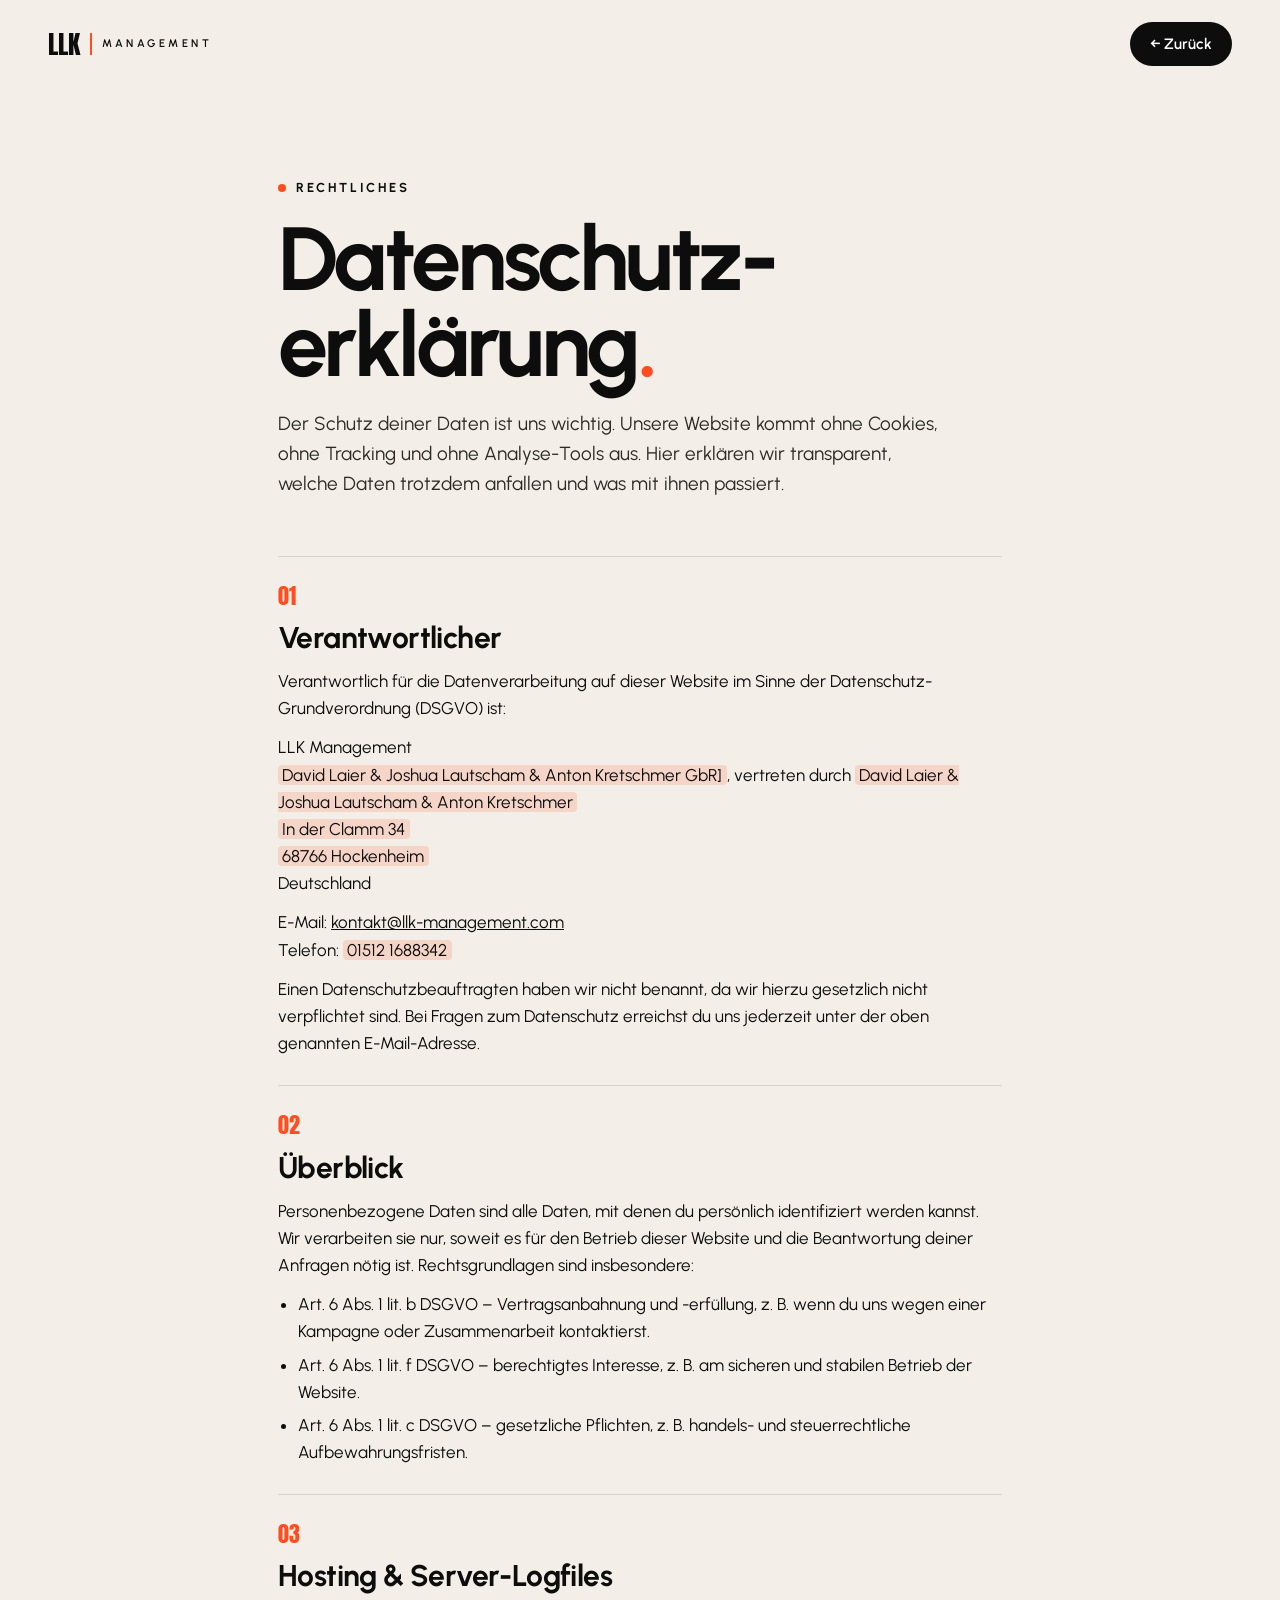
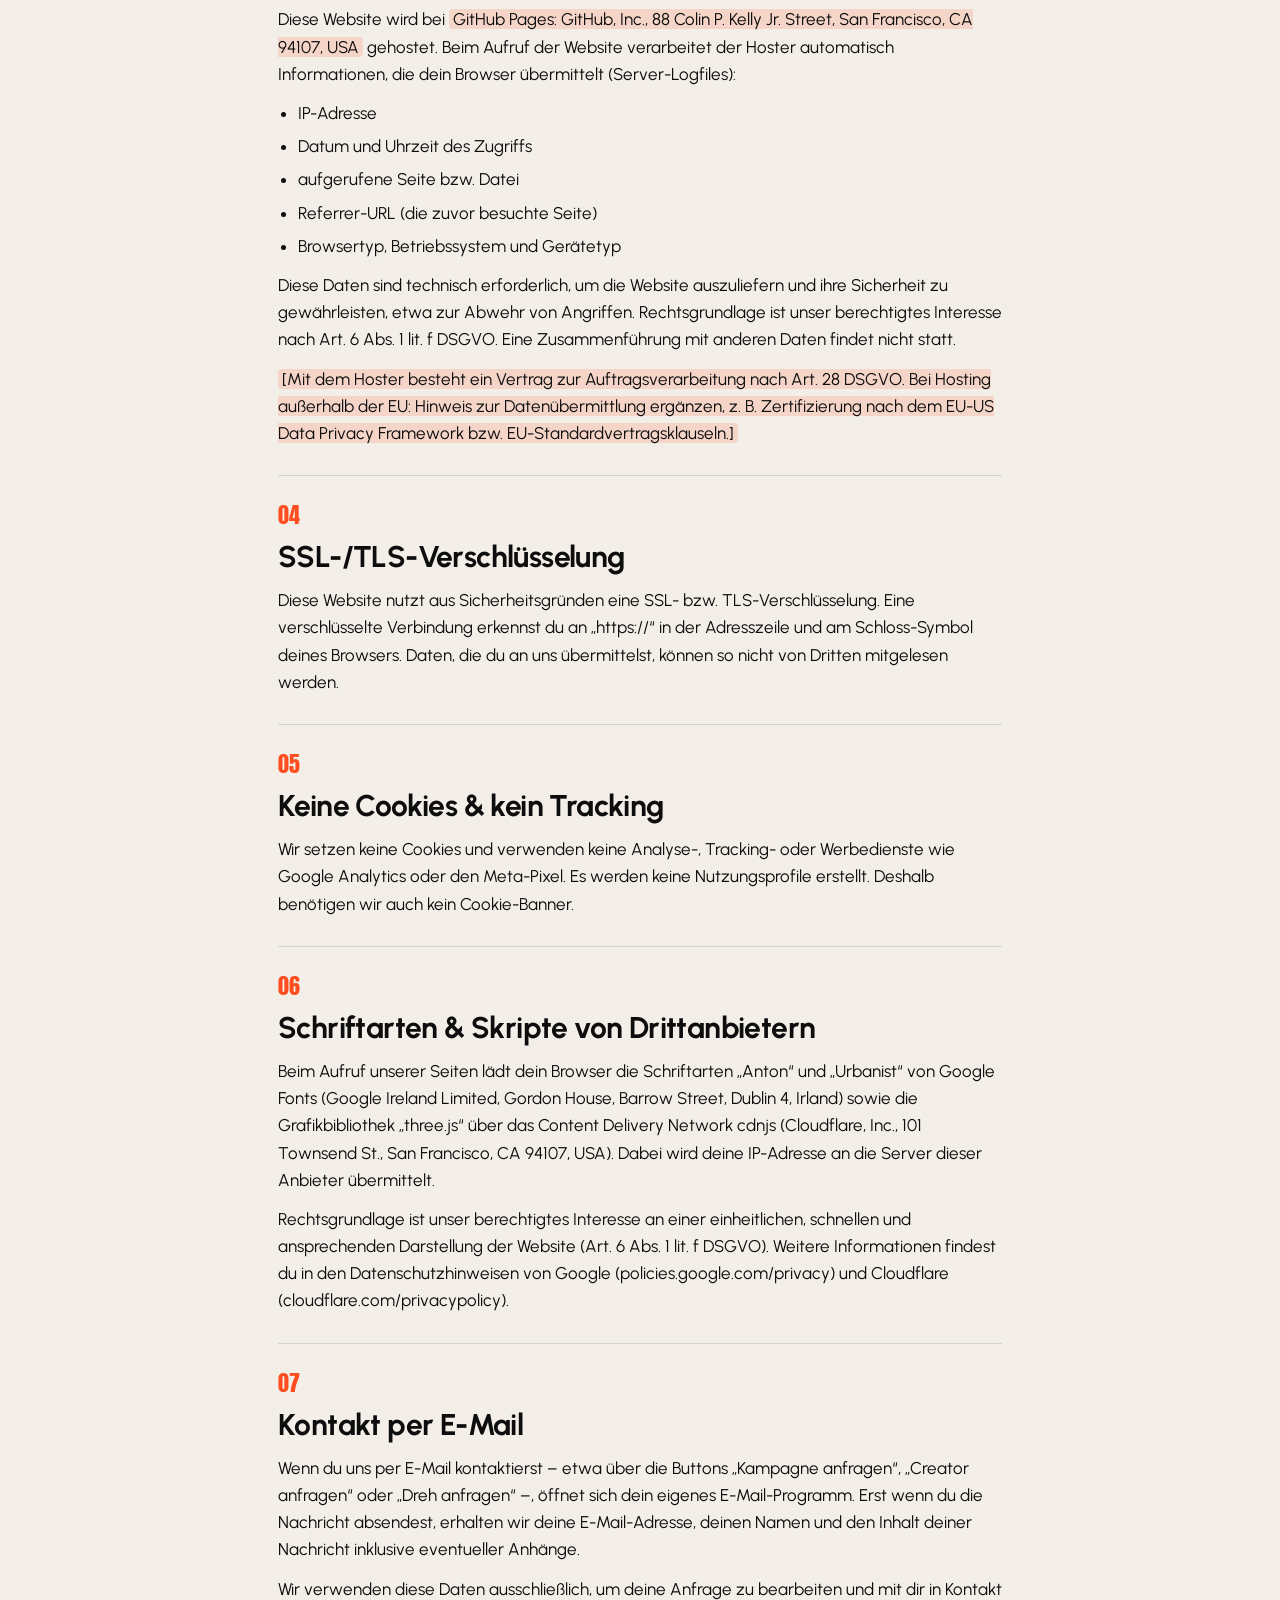
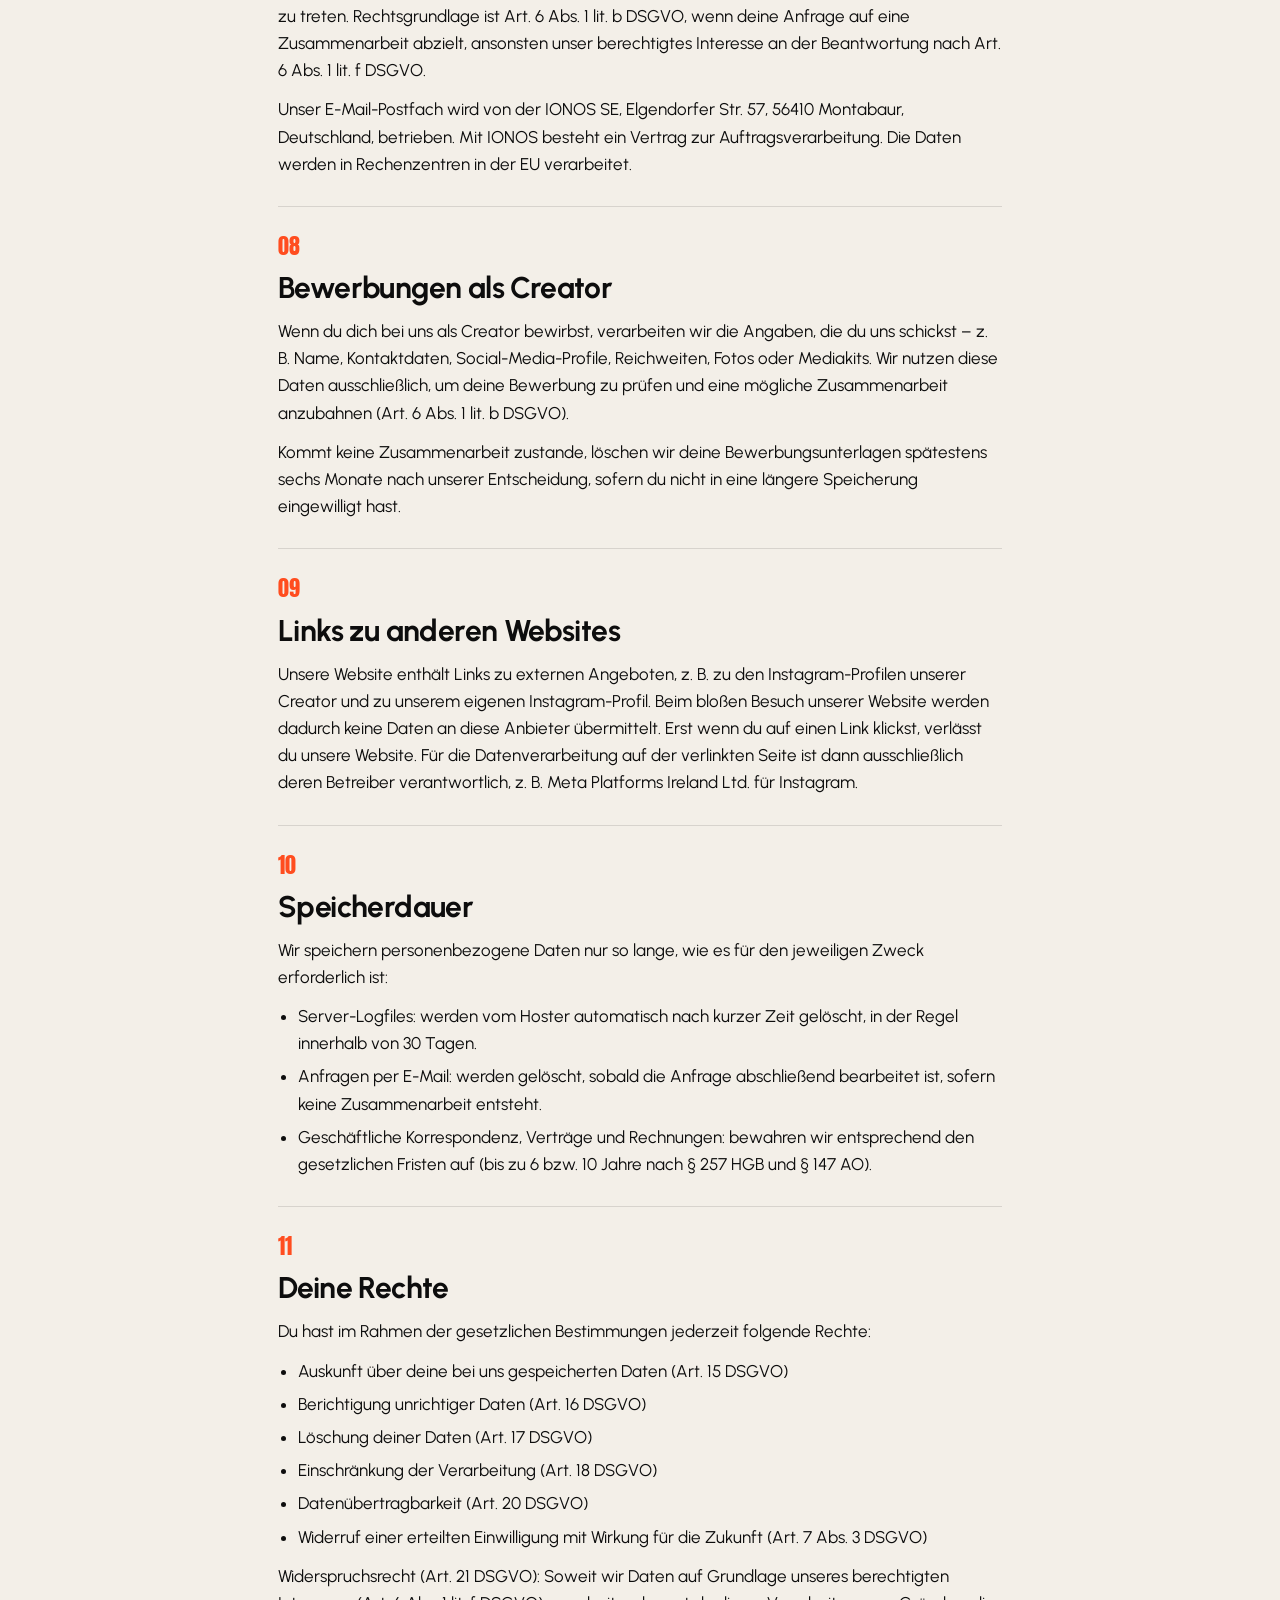
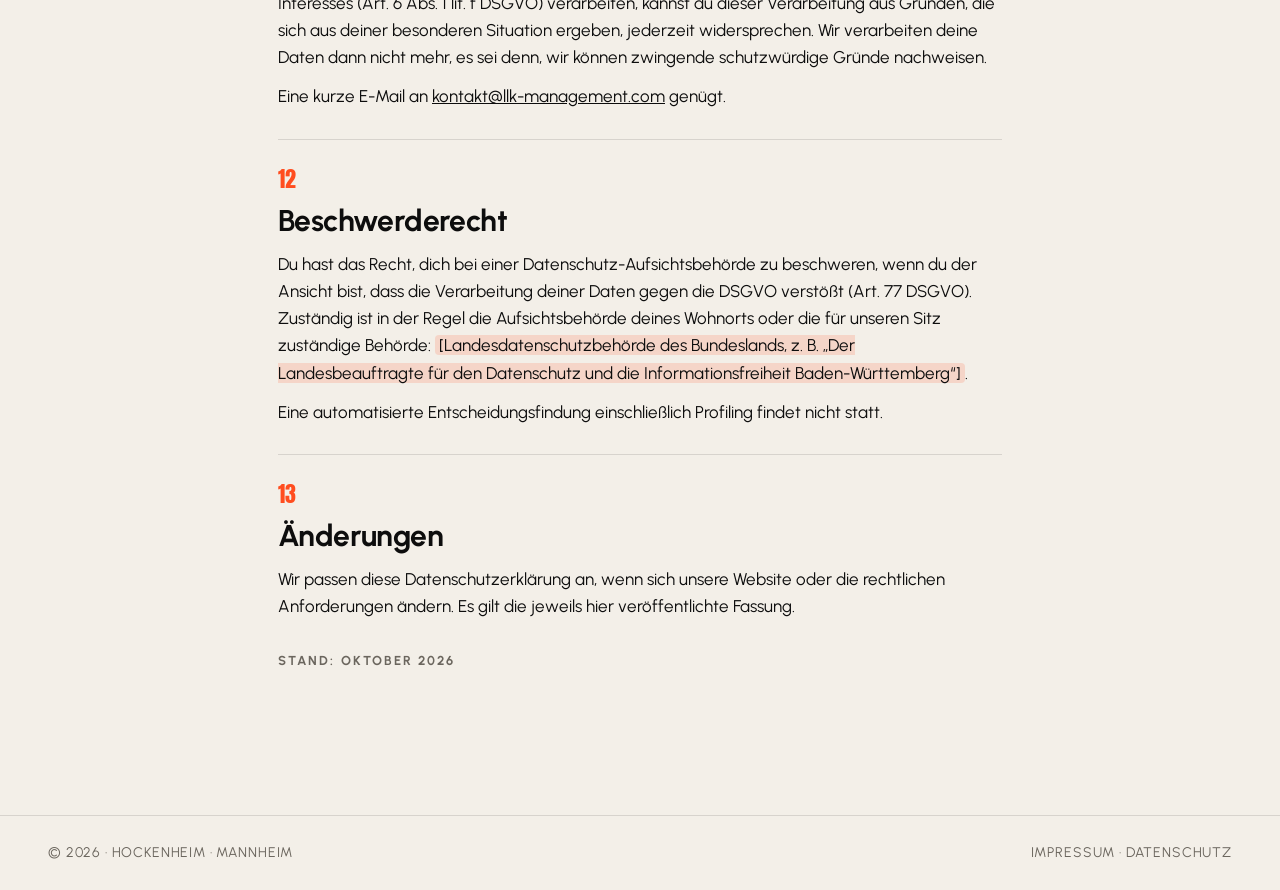
<file: datenschutz.html>
<!doctype html>
<html lang="de">
<head>
<meta charset="utf-8">
<meta name="viewport" content="width=device-width, initial-scale=1">
<title>Datenschutzerklärung – LLK Management</title>
<link rel="preconnect" href="https://fonts.googleapis.com">
<link rel="preconnect" href="https://fonts.gstatic.com" crossorigin>
<link href="https://fonts.googleapis.com/css2?family=Anton&family=Urbanist:wght@400;500;600;700;800&display=swap" rel="stylesheet">
<style>
:root{--cream:#f3efe8;--ink:#0d0d0d;--muted:#6b665e;--line:rgba(13,13,13,.12);--orange:#ff4d1f;--display:"Anton",Impact,sans-serif;--sans:"Urbanist",system-ui,-apple-system,"Segoe UI",sans-serif;--pad:clamp(16px,4vw,48px)}
*{box-sizing:border-box;margin:0;padding:0}
html{-webkit-text-size-adjust:100%}
body{background:var(--cream);color:var(--ink);font-family:var(--sans);font-size:17px;line-height:1.6;-webkit-font-smoothing:antialiased}
a{color:inherit}
::selection{background:var(--orange);color:#fff}
.top{display:flex;align-items:center;justify-content:space-between;gap:16px;padding:22px var(--pad)}
.logo{display:flex;align-items:center;gap:10px;font-weight:800;text-decoration:none}
.logo b{font-family:var(--display);font-weight:400;font-size:26px;line-height:1}
.logo i{width:2px;height:22px;background:var(--orange);display:block}
.logo span{font-size:11px;letter-spacing:.32em;font-weight:600}
.back{display:inline-flex;align-items:center;gap:10px;height:44px;padding:0 20px;border-radius:999px;background:var(--ink);color:#fff;text-decoration:none;font-weight:600;font-size:15px;transition:background .3s}
.back:hover{background:var(--orange)}
main{max-width:820px;margin:0 auto;padding:clamp(40px,7vw,90px) var(--pad) clamp(70px,9vw,130px)}
.eyebrow{font-size:13px;letter-spacing:.2em;font-weight:700;text-transform:uppercase;display:flex;align-items:center;gap:10px}
.eyebrow::before{content:"";width:8px;height:8px;border-radius:50%;background:var(--orange)}
h1{font-size:clamp(40px,7vw,92px);line-height:.95;font-weight:700;letter-spacing:-.04em;margin:18px 0 22px;hyphens:auto;-webkit-hyphens:auto;overflow-wrap:break-word}
h1 em{font-style:normal;color:var(--orange)}
.lead{font-size:19px;color:#2d2a26;max-width:60ch;margin-bottom:clamp(30px,5vw,56px)}
section{padding:28px 0;border-top:1px solid var(--line)}
.num{font-family:var(--display);font-size:22px;color:var(--orange);line-height:1}
h2{font-size:clamp(22px,2.6vw,30px);line-height:1.1;font-weight:700;letter-spacing:-.02em;margin:8px 0 14px}
p+p,p+ul,ul+p{margin-top:12px}
ul{padding-left:1.2em}
li{margin-top:6px}
mark{background:rgba(255,77,31,.16);color:inherit;padding:0 .25em;border-radius:4px}
.stand{margin-top:30px;font-size:13px;letter-spacing:.16em;font-weight:700;color:var(--muted);text-transform:uppercase}
footer{padding:26px var(--pad);border-top:1px solid var(--line);display:flex;justify-content:space-between;gap:16px;flex-wrap:wrap;font-size:14px;color:var(--muted);letter-spacing:.06em}
footer a{text-decoration:none}footer a:hover{color:var(--orange)}
</style>
</head>
<body>

<header class="top">
  <a href="index.html" class="logo" aria-label="LLK Management – Startseite"><b>LLK</b><i></i><span>MANAGEMENT</span></a>
  <a href="index.html" class="back">← Zurück</a>
</header>

<main>
  <span class="eyebrow">Rechtliches</span>
  <h1>Datenschutz&shy;erklärung<em>.</em></h1>
  <p class="lead">Der Schutz deiner Daten ist uns wichtig. Unsere Website kommt ohne Cookies, ohne Tracking und ohne Analyse-Tools aus. Hier erklären wir transparent, welche Daten trotzdem anfallen und was mit ihnen passiert.</p>

  <section>
    <span class="num">01</span>
    <h2>Verantwortlicher</h2>
    <p>Verantwortlich für die Datenverarbeitung auf dieser Website im Sinne der Datenschutz-Grundverordnung (DSGVO) ist:</p>
    <p>LLK Management<br>
    <mark>David Laier & Joshua Lautscham & Anton Kretschmer GbR]</mark>, vertreten durch <mark>David Laier & Joshua Lautscham & Anton Kretschmer</mark><br>
    <mark>In der Clamm 34</mark><br>
    <mark>68766 Hockenheim</mark><br>
    Deutschland</p>
    <p>E-Mail: <a href="mailto:kontakt@llk-management.com">kontakt@llk-management.com</a><br>
    Telefon: <mark>01512 1688342</mark></p>
    <p>Einen Datenschutzbeauftragten haben wir nicht benannt, da wir hierzu gesetzlich nicht verpflichtet sind. Bei Fragen zum Datenschutz erreichst du uns jederzeit unter der oben genannten E-Mail-Adresse.</p>
  </section>

  <section>
    <span class="num">02</span>
    <h2>Überblick</h2>
    <p>Personenbezogene Daten sind alle Daten, mit denen du persönlich identifiziert werden kannst. Wir verarbeiten sie nur, soweit es für den Betrieb dieser Website und die Beantwortung deiner Anfragen nötig ist. Rechtsgrundlagen sind insbesondere:</p>
    <ul>
      <li>Art. 6 Abs. 1 lit. b DSGVO – Vertragsanbahnung und -erfüllung, z. B. wenn du uns wegen einer Kampagne oder Zusammenarbeit kontaktierst.</li>
      <li>Art. 6 Abs. 1 lit. f DSGVO – berechtigtes Interesse, z. B. am sicheren und stabilen Betrieb der Website.</li>
      <li>Art. 6 Abs. 1 lit. c DSGVO – gesetzliche Pflichten, z. B. handels- und steuerrechtliche Aufbewahrungsfristen.</li>
    </ul>
  </section>

  <section>
    <span class="num">03</span>
    <h2>Hosting &amp; Server-Logfiles</h2>
    <p>Diese Website wird bei <mark> GitHub Pages: GitHub, Inc., 88 Colin P. Kelly Jr. Street, San Francisco, CA 94107, USA</mark> gehostet. Beim Aufruf der Website verarbeitet der Hoster automatisch Informationen, die dein Browser übermittelt (Server-Logfiles):</p>
    <ul>
      <li>IP-Adresse</li>
      <li>Datum und Uhrzeit des Zugriffs</li>
      <li>aufgerufene Seite bzw. Datei</li>
      <li>Referrer-URL (die zuvor besuchte Seite)</li>
      <li>Browsertyp, Betriebssystem und Gerätetyp</li>
    </ul>
    <p>Diese Daten sind technisch erforderlich, um die Website auszuliefern und ihre Sicherheit zu gewährleisten, etwa zur Abwehr von Angriffen. Rechtsgrundlage ist unser berechtigtes Interesse nach Art. 6 Abs. 1 lit. f DSGVO. Eine Zusammenführung mit anderen Daten findet nicht statt.</p>
    <p><mark>[Mit dem Hoster besteht ein Vertrag zur Auftragsverarbeitung nach Art. 28 DSGVO. Bei Hosting außerhalb der EU: Hinweis zur Datenübermittlung ergänzen, z. B. Zertifizierung nach dem EU-US Data Privacy Framework bzw. EU-Standardvertragsklauseln.]</mark></p>
  </section>

  <section>
    <span class="num">04</span>
    <h2>SSL-/TLS-Verschlüsselung</h2>
    <p>Diese Website nutzt aus Sicherheitsgründen eine SSL- bzw. TLS-Verschlüsselung. Eine verschlüsselte Verbindung erkennst du an „https://“ in der Adresszeile und am Schloss-Symbol deines Browsers. Daten, die du an uns übermittelst, können so nicht von Dritten mitgelesen werden.</p>
  </section>

  <section>
    <span class="num">05</span>
    <h2>Keine Cookies &amp; kein Tracking</h2>
    <p>Wir setzen keine Cookies und verwenden keine Analyse-, Tracking- oder Werbedienste wie Google Analytics oder den Meta-Pixel. Es werden keine Nutzungsprofile erstellt. Deshalb benötigen wir auch kein Cookie-Banner.</p>
  </section>

  <section>
    <span class="num">06</span>
    <h2>Schriftarten &amp; Skripte von Drittanbietern</h2>
    <p>Beim Aufruf unserer Seiten lädt dein Browser die Schriftarten „Anton“ und „Urbanist“ von Google Fonts (Google Ireland Limited, Gordon House, Barrow Street, Dublin 4, Irland) sowie die Grafikbibliothek „three.js“ über das Content Delivery Network cdnjs (Cloudflare, Inc., 101 Townsend St., San Francisco, CA 94107, USA). Dabei wird deine IP-Adresse an die Server dieser Anbieter übermittelt.</p>
    <p>Rechtsgrundlage ist unser berechtigtes Interesse an einer einheitlichen, schnellen und ansprechenden Darstellung der Website (Art. 6 Abs. 1 lit. f DSGVO). Weitere Informationen findest du in den Datenschutzhinweisen von Google (policies.google.com/privacy) und Cloudflare (cloudflare.com/privacypolicy).</p>
  </section>

  <section>
    <span class="num">07</span>
    <h2>Kontakt per E-Mail</h2>
    <p>Wenn du uns per E-Mail kontaktierst – etwa über die Buttons „Kampagne anfragen“, „Creator anfragen“ oder „Dreh anfragen“ –, öffnet sich dein eigenes E-Mail-Programm. Erst wenn du die Nachricht absendest, erhalten wir deine E-Mail-Adresse, deinen Namen und den Inhalt deiner Nachricht inklusive eventueller Anhänge.</p>
    <p>Wir verwenden diese Daten ausschließlich, um deine Anfrage zu bearbeiten und mit dir in Kontakt zu treten. Rechtsgrundlage ist Art. 6 Abs. 1 lit. b DSGVO, wenn deine Anfrage auf eine Zusammenarbeit abzielt, ansonsten unser berechtigtes Interesse an der Beantwortung nach Art. 6 Abs. 1 lit. f DSGVO.</p>
    <p>Unser E-Mail-Postfach wird von der IONOS SE, Elgendorfer Str. 57, 56410 Montabaur, Deutschland, betrieben. Mit IONOS besteht ein Vertrag zur Auftragsverarbeitung. Die Daten werden in Rechenzentren in der EU verarbeitet.</p>
  </section>

  <section>
    <span class="num">08</span>
    <h2>Bewerbungen als Creator</h2>
    <p>Wenn du dich bei uns als Creator bewirbst, verarbeiten wir die Angaben, die du uns schickst – z. B. Name, Kontaktdaten, Social-Media-Profile, Reichweiten, Fotos oder Mediakits. Wir nutzen diese Daten ausschließlich, um deine Bewerbung zu prüfen und eine mögliche Zusammenarbeit anzubahnen (Art. 6 Abs. 1 lit. b DSGVO).</p>
    <p>Kommt keine Zusammenarbeit zustande, löschen wir deine Bewerbungsunterlagen spätestens sechs Monate nach unserer Entscheidung, sofern du nicht in eine längere Speicherung eingewilligt hast.</p>
  </section>

  <section>
    <span class="num">09</span>
    <h2>Links zu anderen Websites</h2>
    <p>Unsere Website enthält Links zu externen Angeboten, z. B. zu den Instagram-Profilen unserer Creator und zu unserem eigenen Instagram-Profil. Beim bloßen Besuch unserer Website werden dadurch keine Daten an diese Anbieter übermittelt. Erst wenn du auf einen Link klickst, verlässt du unsere Website. Für die Datenverarbeitung auf der verlinkten Seite ist dann ausschließlich deren Betreiber verantwortlich, z. B. Meta Platforms Ireland Ltd. für Instagram.</p>
  </section>

  <section>
    <span class="num">10</span>
    <h2>Speicherdauer</h2>
    <p>Wir speichern personenbezogene Daten nur so lange, wie es für den jeweiligen Zweck erforderlich ist:</p>
    <ul>
      <li>Server-Logfiles: werden vom Hoster automatisch nach kurzer Zeit gelöscht, in der Regel innerhalb von 30 Tagen.</li>
      <li>Anfragen per E-Mail: werden gelöscht, sobald die Anfrage abschließend bearbeitet ist, sofern keine Zusammenarbeit entsteht.</li>
      <li>Geschäftliche Korrespondenz, Verträge und Rechnungen: bewahren wir entsprechend den gesetzlichen Fristen auf (bis zu 6 bzw. 10 Jahre nach § 257 HGB und § 147 AO).</li>
    </ul>
  </section>

  <section>
    <span class="num">11</span>
    <h2>Deine Rechte</h2>
    <p>Du hast im Rahmen der gesetzlichen Bestimmungen jederzeit folgende Rechte:</p>
    <ul>
      <li>Auskunft über deine bei uns gespeicherten Daten (Art. 15 DSGVO)</li>
      <li>Berichtigung unrichtiger Daten (Art. 16 DSGVO)</li>
      <li>Löschung deiner Daten (Art. 17 DSGVO)</li>
      <li>Einschränkung der Verarbeitung (Art. 18 DSGVO)</li>
      <li>Datenübertragbarkeit (Art. 20 DSGVO)</li>
      <li>Widerruf einer erteilten Einwilligung mit Wirkung für die Zukunft (Art. 7 Abs. 3 DSGVO)</li>
    </ul>
    <p>Widerspruchsrecht (Art. 21 DSGVO): Soweit wir Daten auf Grundlage unseres berechtigten Interesses (Art. 6 Abs. 1 lit. f DSGVO) verarbeiten, kannst du dieser Verarbeitung aus Gründen, die sich aus deiner besonderen Situation ergeben, jederzeit widersprechen. Wir verarbeiten deine Daten dann nicht mehr, es sei denn, wir können zwingende schutzwürdige Gründe nachweisen.</p>
    <p>Eine kurze E-Mail an <a href="mailto:kontakt@llk-management.com">kontakt@llk-management.com</a> genügt.</p>
  </section>

  <section>
    <span class="num">12</span>
    <h2>Beschwerderecht</h2>
    <p>Du hast das Recht, dich bei einer Datenschutz-Aufsichtsbehörde zu beschweren, wenn du der Ansicht bist, dass die Verarbeitung deiner Daten gegen die DSGVO verstößt (Art. 77 DSGVO). Zuständig ist in der Regel die Aufsichtsbehörde deines Wohnorts oder die für unseren Sitz zuständige Behörde: <mark>[Landesdatenschutzbehörde des Bundeslands, z. B. „Der Landesbeauftragte für den Datenschutz und die Informationsfreiheit Baden-Württemberg“]</mark>.</p>
    <p>Eine automatisierte Entscheidungsfindung einschließlich Profiling findet nicht statt.</p>
  </section>

  <section>
    <span class="num">13</span>
    <h2>Änderungen</h2>
    <p>Wir passen diese Datenschutzerklärung an, wenn sich unsere Website oder die rechtlichen Anforderungen ändern. Es gilt die jeweils hier veröffentlichte Fassung.</p>
    <p class="stand">Stand: Oktober 2026</p>
  </section>
</main>

<footer>
  <span>© 2026 · HOCKENHEIM · MANNHEIM</span>
  <span><a href="impressum.html">IMPRESSUM</a> · <a href="datenschutz.html">DATENSCHUTZ</a></span>
</footer>

</body>
</html>
</file>
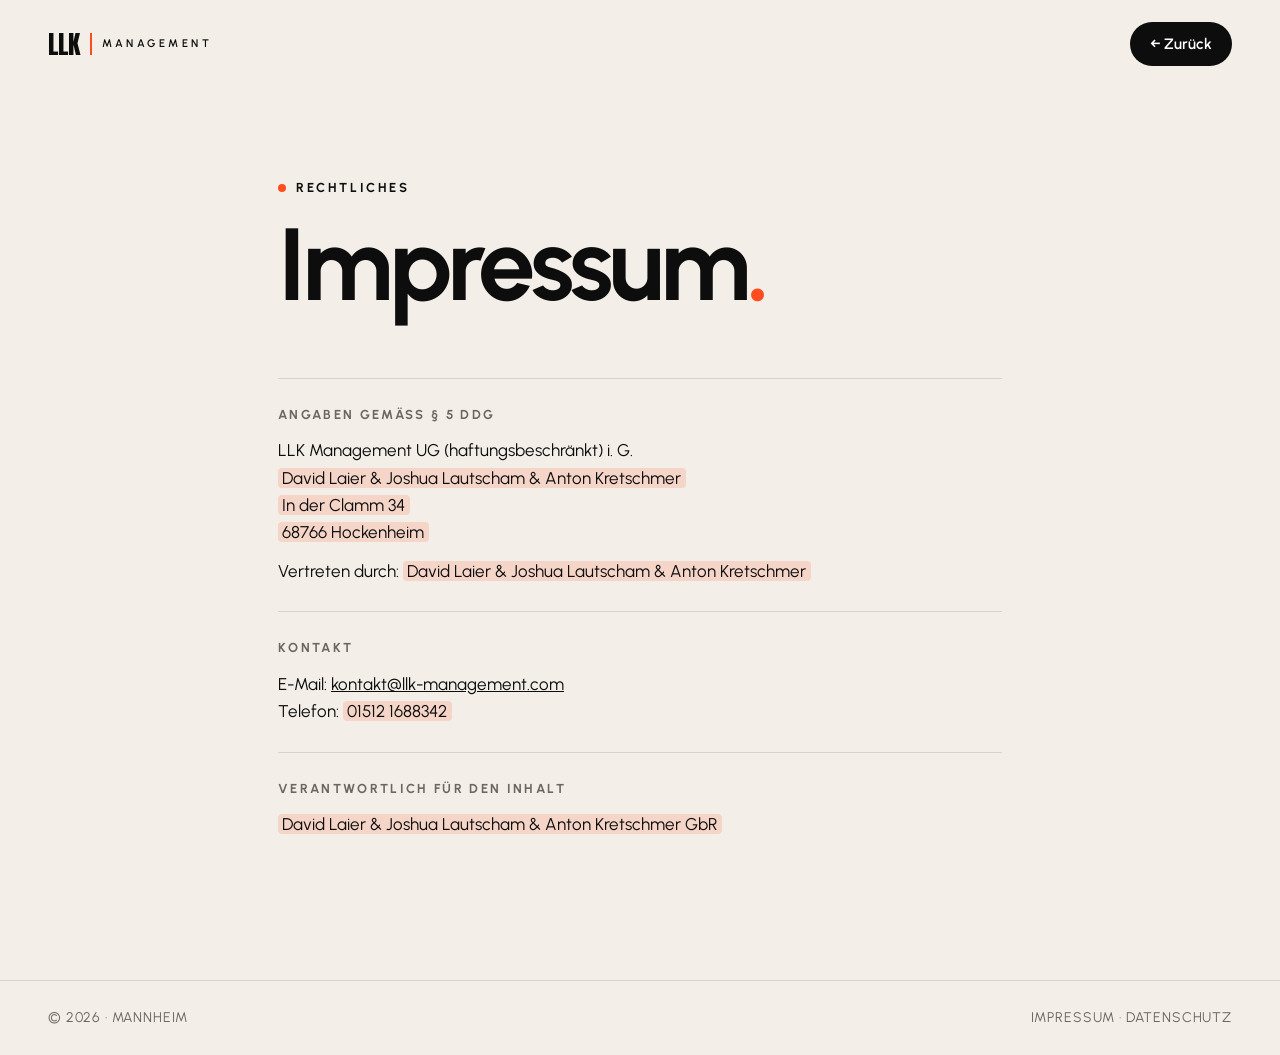
<file: impressum.html>
<!doctype html>
<html lang="de">
<head>
<meta charset="utf-8">
<meta name="viewport" content="width=device-width, initial-scale=1">
<title>Impressum – LLK Management</title>
<link rel="preconnect" href="https://fonts.googleapis.com">
<link rel="preconnect" href="https://fonts.gstatic.com" crossorigin>
<link href="https://fonts.googleapis.com/css2?family=Anton&family=Urbanist:wght@400;500;600;700;800&display=swap" rel="stylesheet">
<style>
:root{--cream:#f3efe8;--ink:#0d0d0d;--muted:#6b665e;--line:rgba(13,13,13,.12);--orange:#ff4d1f;--display:"Anton",Impact,sans-serif;--sans:"Urbanist",system-ui,-apple-system,"Segoe UI",sans-serif;--ease:cubic-bezier(.2,.8,.2,1);--pad:clamp(16px,4vw,48px)}
*{box-sizing:border-box;margin:0;padding:0}
html{-webkit-text-size-adjust:100%}
body{background:var(--cream);color:var(--ink);font-family:var(--sans);font-size:17px;line-height:1.6;-webkit-font-smoothing:antialiased}
a{color:inherit}
::selection{background:var(--orange);color:#fff}
.top{display:flex;align-items:center;justify-content:space-between;gap:16px;padding:22px var(--pad)}
.logo{display:flex;align-items:center;gap:10px;font-weight:800;text-decoration:none}
.logo b{font-family:var(--display);font-weight:400;font-size:26px;line-height:1}
.logo i{width:2px;height:22px;background:var(--orange);display:block}
.logo span{font-size:11px;letter-spacing:.32em;font-weight:600}
.back{display:inline-flex;align-items:center;gap:10px;height:44px;padding:0 20px;border-radius:999px;background:var(--ink);color:#fff;text-decoration:none;font-weight:600;font-size:15px;transition:background .3s}
.back:hover{background:var(--orange)}
main{max-width:820px;margin:0 auto;padding:clamp(40px,7vw,90px) var(--pad) clamp(70px,9vw,130px)}
.eyebrow{font-size:13px;letter-spacing:.2em;font-weight:700;text-transform:uppercase;display:flex;align-items:center;gap:10px}
.eyebrow::before{content:"";width:8px;height:8px;border-radius:50%;background:var(--orange)}
h1{font-size:clamp(46px,8vw,104px);line-height:.95;font-weight:700;letter-spacing:-.04em;margin:18px 0 clamp(36px,5vw,64px)}
h1 em{font-style:normal;color:var(--orange)}
section{padding:26px 0;border-top:1px solid var(--line)}
h2{font-size:13px;letter-spacing:.18em;text-transform:uppercase;font-weight:700;color:var(--muted);margin-bottom:12px}
p+p{margin-top:12px}
mark{background:rgba(255,77,31,.16);color:inherit;padding:0 .25em;border-radius:4px}
footer{padding:26px var(--pad);border-top:1px solid var(--line);display:flex;justify-content:space-between;gap:16px;flex-wrap:wrap;font-size:14px;color:var(--muted);letter-spacing:.06em}
footer a{text-decoration:none}footer a:hover{color:var(--orange)}
</style>
</head>
<body>

<header class="top">
  <a href="index.html" class="logo" aria-label="LLK Management – Startseite"><b>LLK</b><i></i><span>MANAGEMENT</span></a>
  <a href="index.html" class="back">← Zurück</a>
</header>

<main>
  <span class="eyebrow">Rechtliches</span>
  <h1>Impressum<em>.</em></h1>

  <section>
    <h2>Angaben gemäß § 5 DDG</h2>
    <p>LLK Management UG (haftungsbeschränkt) i. G.<br>
    <mark>David Laier & Joshua Lautscham & Anton Kretschmer </mark><br>
    <mark>In der Clamm 34</mark><br>
    <mark>68766 Hockenheim</mark></p>
    <p>Vertreten durch: <mark>David Laier & Joshua Lautscham & Anton Kretschmer</mark></p>
  </section>

  <section>
    <h2>Kontakt</h2>
    <p>E-Mail: <a href="mailto:kontakt@llk-management.com">kontakt@llk-management.com</a><br>
    Telefon: <mark>01512 1688342</mark></p>
  </section>


  <section>
    <h2>Verantwortlich für den Inhalt</h2>
    <p><mark>David Laier & Joshua Lautscham & Anton Kretschmer GbR</mark></p>
  </section>
</main>

<footer>
  <span>© 2026 · MANNHEIM</span>
  <span><a href="impressum.html">IMPRESSUM</a> · <a href="datenschutz.html">DATENSCHUTZ</a></span>
</footer>

</body>
</html>
</file>
